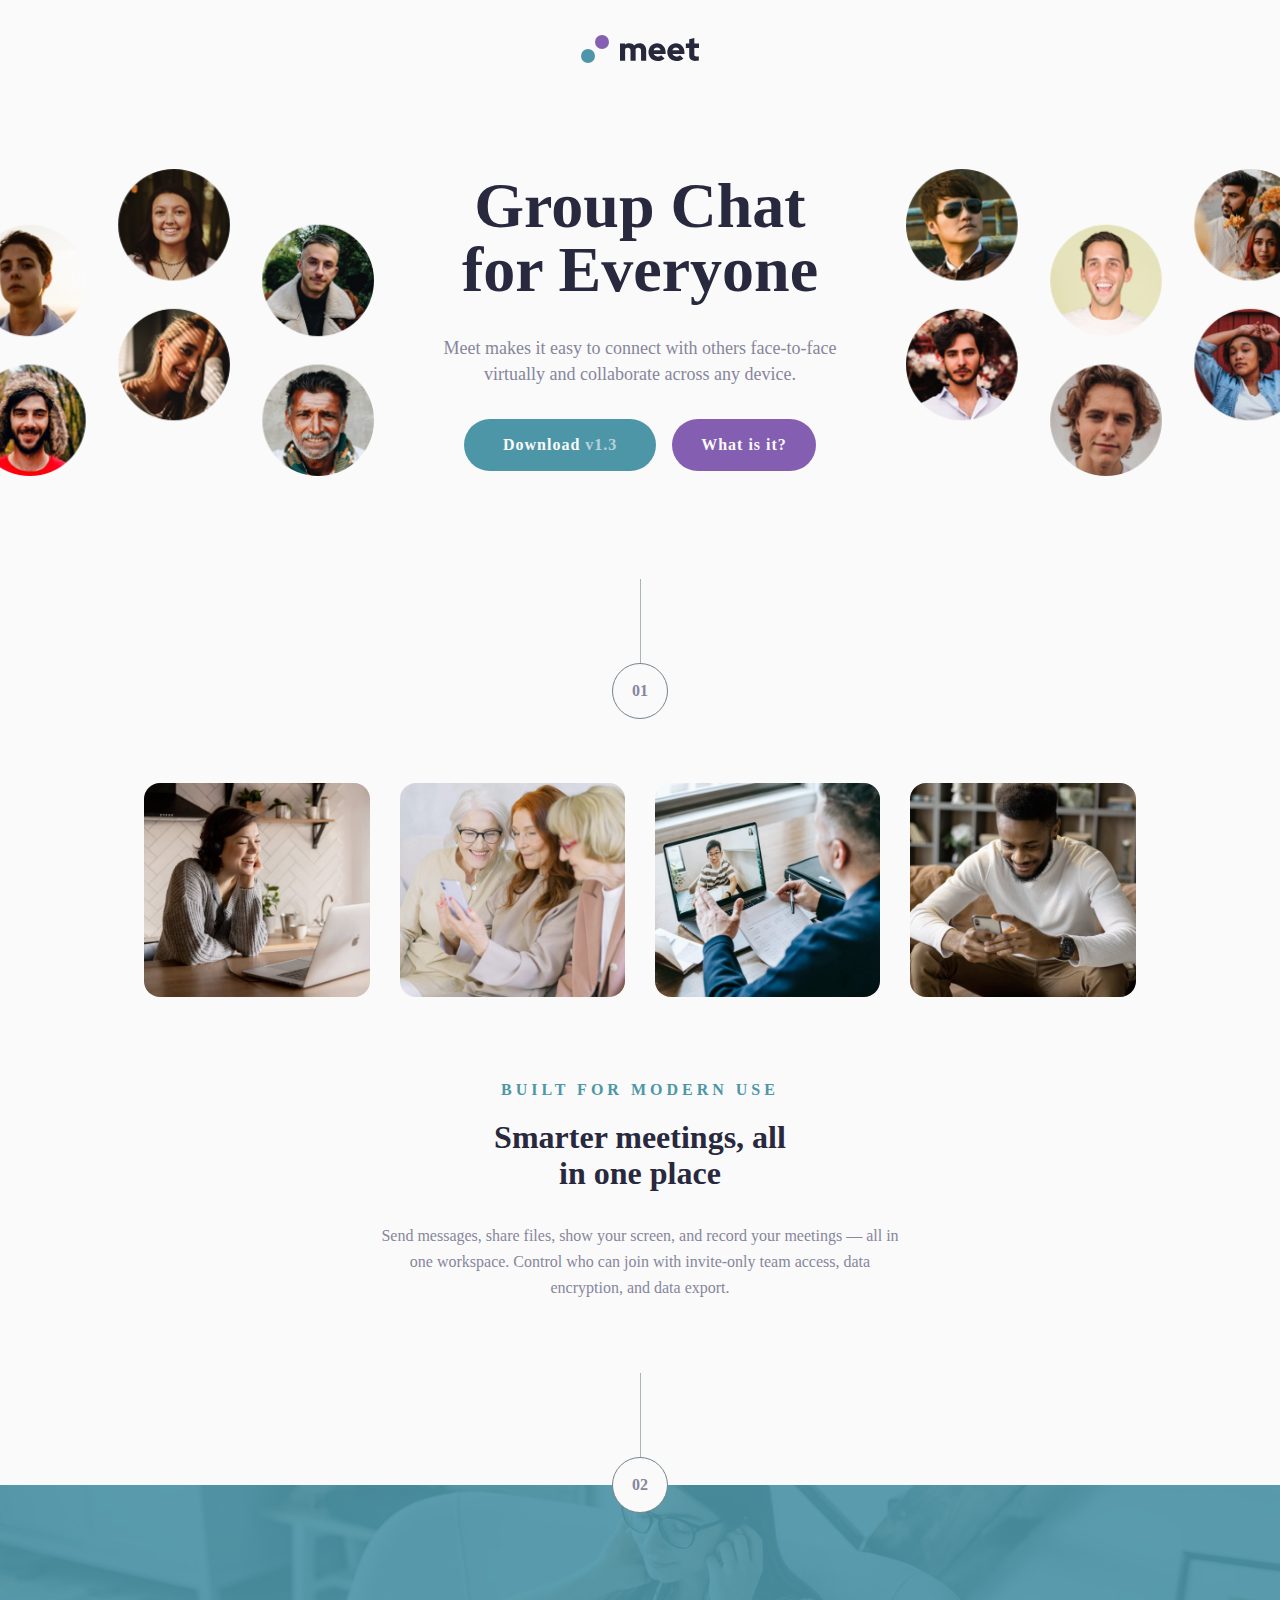
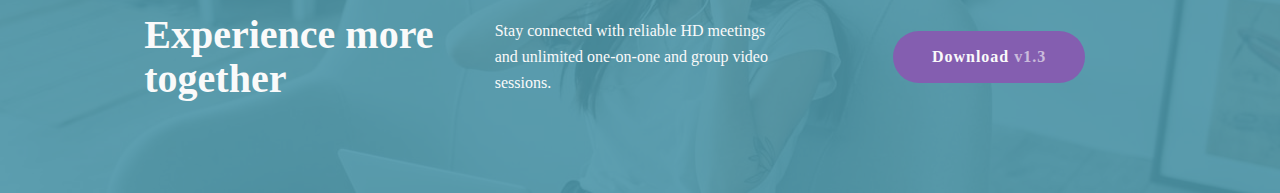
<file: index.html>
<!DOCTYPE html>
<html lang="en">
<head>
  <meta charset="UTF-8">
  <meta name="viewport" content="width=device-width, initial-scale=1.0">

  <link rel="icon" type="image/png" sizes="32x32" href="./assets/favicon-32x32.png">
    <link rel="stylesheet" type="text/css" href="assets/styles/style.css">
  
  <title>Frontend Mentor | Meet landing page</title>
</head>
<body>
    <div class="header_background"><img src="assets/tablet/image-hero.png" alt="image-hero"></div>
    <div class="container">
        <div class="header_desktop">
        <div class="first_image"></div>
    <header class="header_title">
        <h1>Group Chat for Everyone</h1>
        <p>Meet makes it easy to connect with others face-to-face virtually and collaborate across any device.</p>

  <div class="block">
      <a class="block_button" href="#" download="#">Download&nbsp;<span>v1.3</span></a>
      <a href="#" class="block_link">What is it?</a>
  </div>
    </header>
        <div class="second_image"></div>
</div>
  <main>
            <hr>
      <aside>01</aside>
      <nav class="nav_block">
          <ul class="images">
              <li class="image_element_1">
                  <img src="assets/desktop/image-woman-in-videocall.jpg" alt="woman in video call" width="510" height="484">
              </li>
              <li class="image_element_2">
                  <img src="assets/desktop/image-women-videochatting.jpg" alt="women video chatting" width="510" height="484">
              </li>
              <li class="image_element_3">
                  <img src="assets/desktop/image-men-in-meeting.jpg" alt="man in meeting" width="510" height="484">
              </li>
              <li class="image_element_4">
                  <img src="assets/desktop/image-man-texting.jpg" alt="man texting" width="510" height="484">
              </li>
          </ul>
      </nav>
      <div class="article">
  <h1>Smarter meetings, all in one place</h1>
      <h2>Built for modern use</h2>

  <p>Send messages, share files, show your screen, and record your meetings — all in one 
  workspace. Control who can join with invite-only team access, data encryption, and data export.</p>
          </div>
</main>
        </div>
  <footer>
      <div class="number">
      <hr>
      <div>02</div></div>
      <div class="footer_text">
  <h1>Experience more together</h1>
  <p>Stay connected with reliable HD meetings and unlimited one-on-one and group video sessions.</p>
  <a class="footer_button" href="#" download="#">Download&nbsp;<span>v1.3</span></a>
      </div>
      </footer>
       
</body>
</html>
</file>
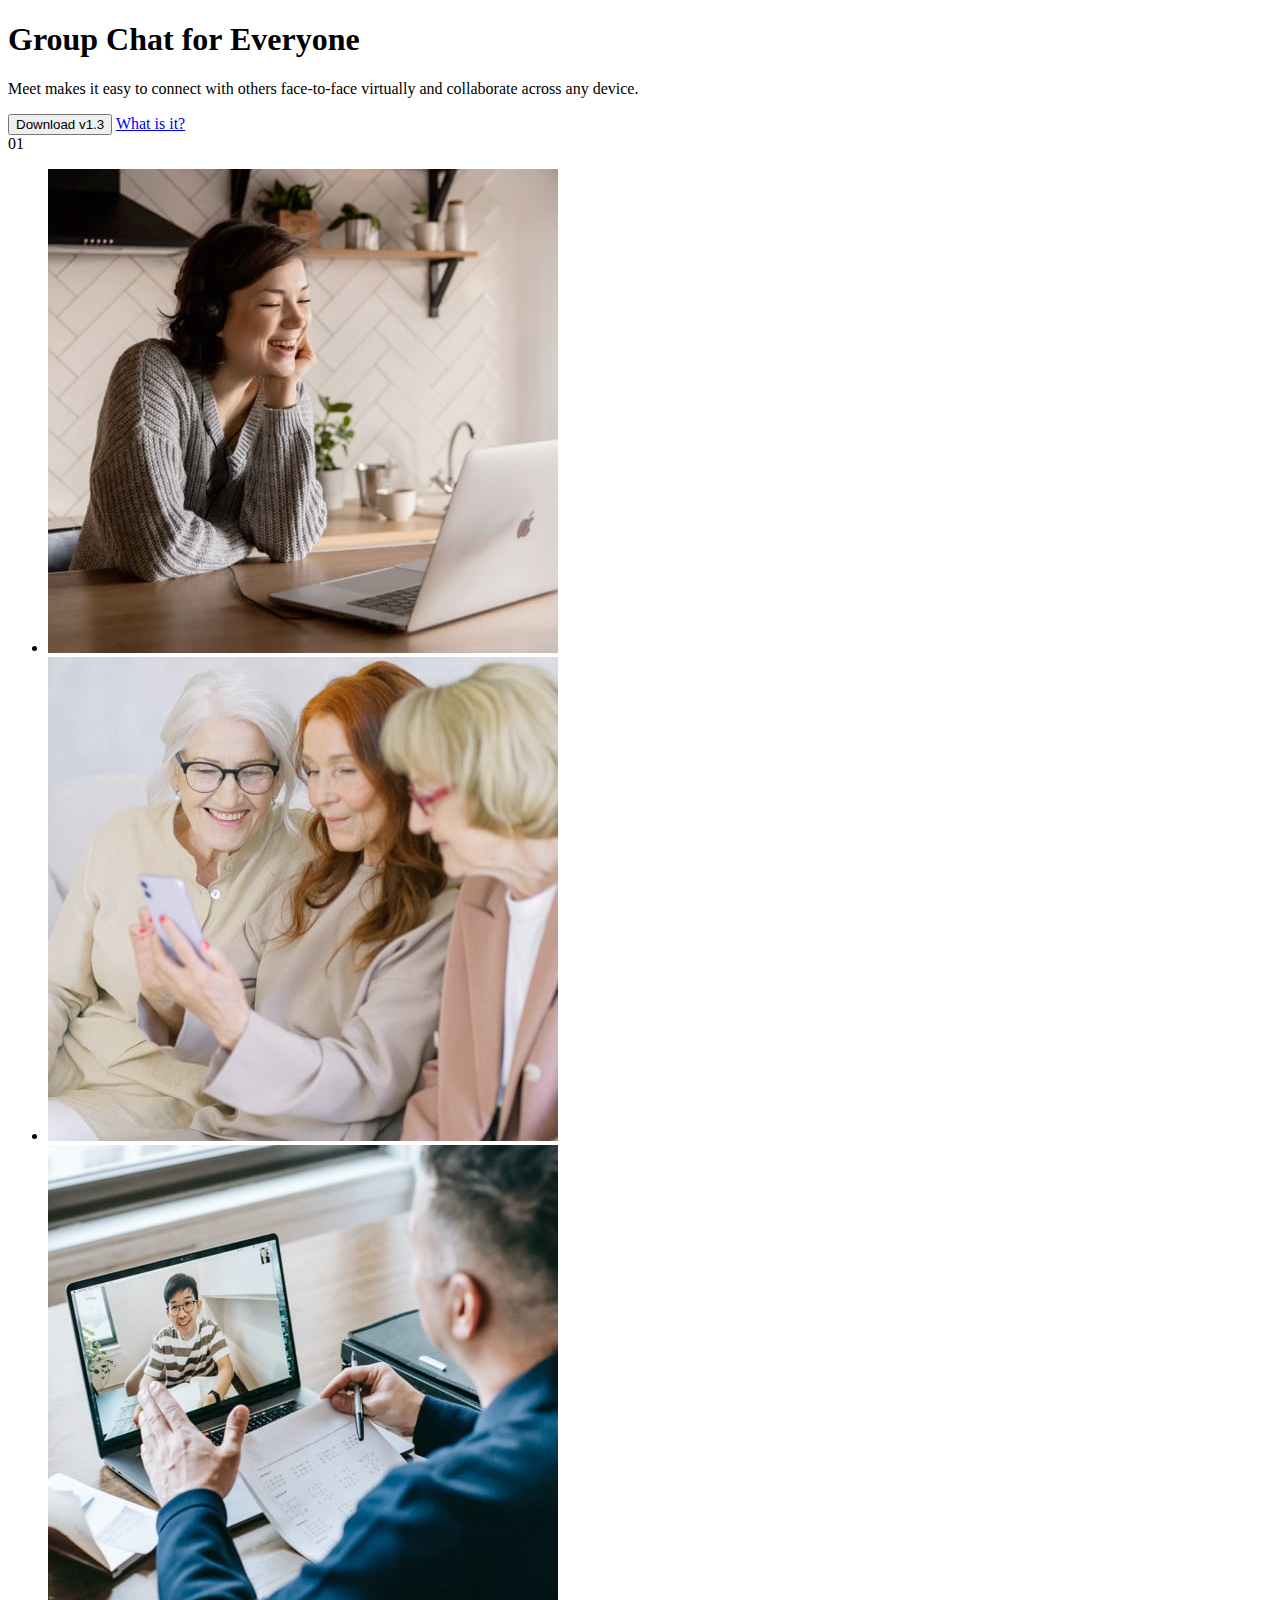
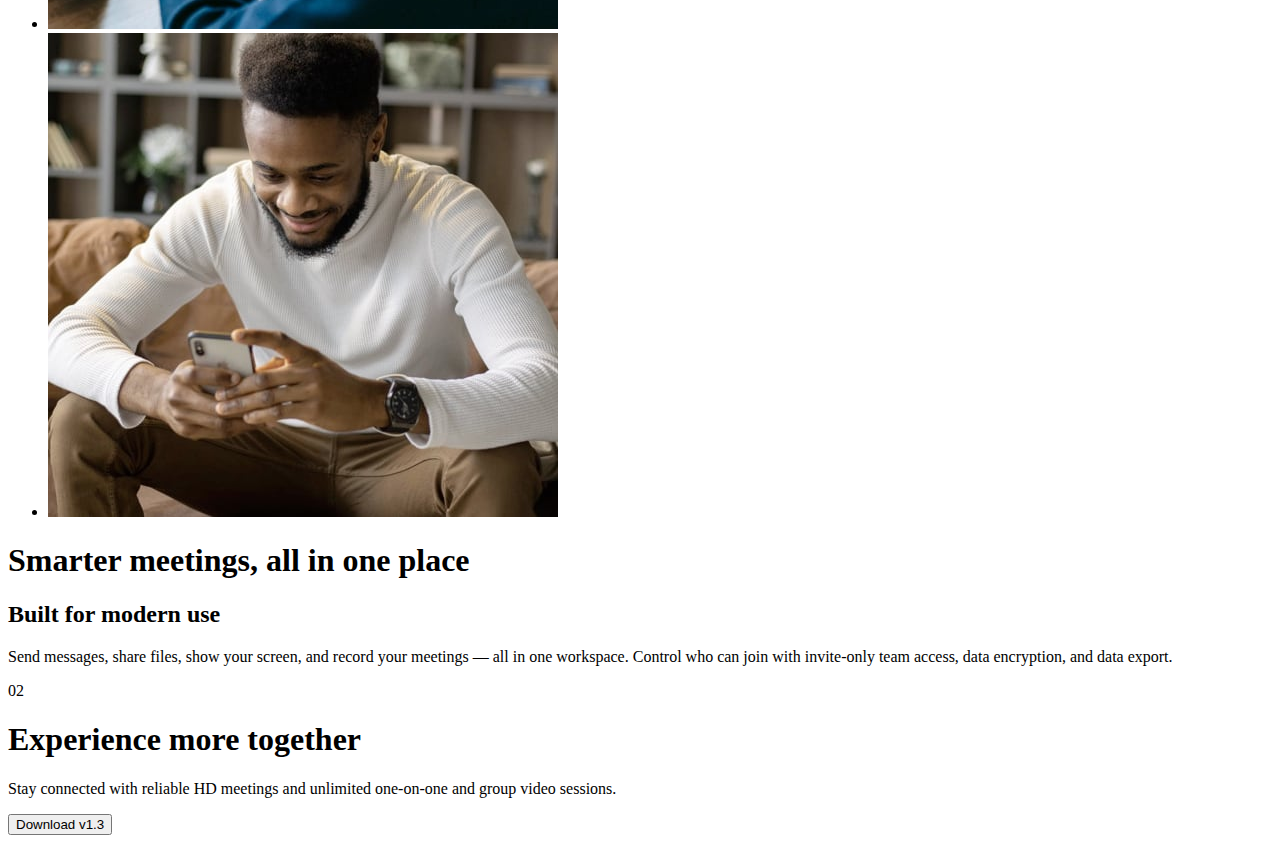
<file: meet-landing-page/starter-code/index.html>
<!DOCTYPE html>
<html lang="en">
<head>
  <meta charset="UTF-8">
  <meta name="viewport" content="width=device-width, initial-scale=1.0">

  <link rel="icon" type="image/png" sizes="32x32" href="./assets/favicon-32x32.png">
  
  <title>Frontend Mentor | Meet landing page</title>
</head>
<body>
    <header>
        <h1>Group Chat for Everyone</h1>
        <p>Meet makes it easy to connect with others face-to-face virtually and collaborate across any device.</p>

  <div class="block">
      <button class="block_button">Download v1.3</button>
      <a href="#" class="block_link">What is it?</a>
  </div>
    </header>

  <main>
      <aside>01</aside>
      <nav class="nav_block">
          <ul class="images">
              <li class="image_element_1">
                  <img src="assets/desktop/image-woman-in-videocall.jpg" alt="woman in video call" width="510" height="484">
              </li>
              <li class="image_element_2">
                  <img src="assets/desktop/image-women-videochatting.jpg" alt="women video chatting" width="510" height="484">
              </li>
              <li class="image_element_3">
                  <img src="assets/desktop/image-men-in-meeting.jpg" alt="man in meeting" width="510" height="484">
              </li>
              <li class="image_element_4">
                  <img src="assets/desktop/image-man-texting.jpg" alt="man texting" width="510" height="484">
              </li>
          </ul>
      </nav>
  <h1>Smarter meetings, all in one place</h1>
      <h2>Built for modern use</h2>

  <p>Send messages, share files, show your screen, and record your meetings — all in one 
  workspace. Control who can join with invite-only team access, data encryption, and data export.</p>
</main>
  <footer>
      <aside>02</aside>
  <h1>Experience more together</h1>
  <p>Stay connected with reliable HD meetings and unlimited one-on-one and group video sessions.</p>
  <button class="footer_button">Download v1.3</button>
      </footer>
</body>
</html>
</file>
<file: assets/styles/style.css>
:root {
    --bg-footer: hsl(192, 37%, 48%, .9);
    --bg-body: hsl(0, 0%, 98%);
    --bg-button-header: hsl(192, 37%, 48%);
    --bg-button-header--hover: hsl(192, 90%, 77%);
    --bg-button-footer: hsl(268, 34%, 53%);
    --bg-button-footer--hover:  hsl(268, 100%, 86%);
    --fc: hsl(240, 10%, 57%);
    --clr-titles: hsl(240, 21%, 20%);
    --clr-subtitle: hsl(192, 90%, 77%);
    --fs: 1rem;
    --fw-500: 500;
    --fw-900: 900;
    --fs-header: 2.16rem;
    --fs-subheader: 2rem;
}
    
/* Box sizing rules */
*,
*::before,
*::after {
    box-sizing: border-box;
}

/* Remove default margin */
* {
    margin: 0;
    padding: 0;
}

/* Set core body defaults */
body {
    background: center 2% no-repeat url(../logo.svg);
    
    text-align: center;
    margin: 0 auto;
    min-height: 100vh;

    font-size: var(--fs);
    font-weight: var(--fw-500);
    line-height: 1.625em;
    font-family: var(--ff);
    background-color: var(--bg-body);
    color: var(--fc);


    position: relative;
}

.block {
    display: flex;
    flex-direction: column;
    gap: 1rem;
    align-items: center;
    line-height: 1.1rem;    
}

a {
    color: var(--bg-body);            
    border-radius: 2em;
    border-style: none;
    padding: 1.2em 1.8125em;
    font-weight: 900;
    font-size: var(--fs);
     text-decoration: none;   
    white-space: nowrap;
    text-overflow: ellipsis;
    display: flex;
    justify-content: center;
    align-items: center;
    align-content: center;
    letter-spacing: 1px;
    max-height: 52px;
}

.block_button, .footer_button {
    width: 12rem;     
    margin: 0 auto;
}

a:hover {
    cursor: pointer;
}

a:not(.block_button) {
     background-color: var(--bg-button-footer);
}

a:hover:not(.block_button) {
    background-color: var(--bg-button-footer--hover);
}

span, hr {
    opacity: .6;
}

.header_title .block_button {
    background-color: var(--bg-button-header)
}

.header_title a:nth-of-type(1):hover {
    background-color: var(--bg-button-footer--hover);
}

.block_button:hover {
    background-color: var(--bg-button-header--hover);
}

.container {
      padding-top: clamp(3rem, calc(3rem + ((1vw - 0.21875rem) * 3.252)), 4.5rem);
}

ul li{
        list-style-type: none;
}

/* auto-resize img to fit a container */
main img {
    display: block;
    max-width: 100%;
    height: auto;
    margin: 0 auto;
}

.header_background img {
    display: block;
    max-width: 100%;
    margin: 0 auto;
}

.header_title  {
      width: clamp(20.4375rem, calc(20.4375rem + ((1vw - 0.21875rem) * 17.6152)), 28.5625rem);
      margin: 0 auto;
}

.header_background {
    margin-top: 8.125rem;
    width: 110%;
    margin-left: -5%;
}

main {
    padding-left: clamp(1.5rem, calc(1.5rem + ((1vw - 0.21875rem) * 12.9358)), 10.3125rem);
    padding-right: clamp(1.5rem, calc(1.5rem + ((1vw - 0.21875rem) * 12.9358)), 10.3125rem);
    padding-top: clamp(4rem, calc(4rem + ((1vw - 0.21875rem) * 4.2202)), 6.875rem);
}

main aside, .number div {
    border: 1px solid hsla(200, 10%, 50%, 100);
    border-radius: 3rem;
    width: 3.5rem;
    height: 3.5rem;
    margin: 0 auto;
    display: flex;
    align-items: center;
    justify-content: center;
    font-weight: var(--fw-900);
}

.images {
    display: flex;
    justify-content: space-between;
    row-gap: 1.5rem;
    flex-wrap: wrap;
}

.images li {
    width: calc(50% - .75rem);
}

.images img {
    display: block;
    max-width: 100%;
    border-radius: 1rem;
}

.article {
    display: flex;
    flex-direction: column;
}

.article h2 {
    order: -1;
}

footer{
    position: relative;
    background-image: url(../mobile/image-footer.jpg);
        background-position: top center;

    background-size: cover;
    background-repeat: no-repeat;
    
    margin-top: 11rem;
        padding-top: 5.75rem;
    padding-bottom: 4.5rem;
  
     padding-right: clamp(1.5rem, calc(1.5rem + ((1vw - 0.21875rem) * 12.9358)), 10.3125rem);
          padding-left: clamp(1.5rem, calc(1.5rem + ((1vw - 0.21875rem) * 12.9358)), 10.3125rem);
    max-height: 19.25rem;
}

footer h1 {
    font-size: 2rem;
    line-height: 2.25rem;
    max-width: 15ch;
    margin: 0 auto;
}

footer p {
    max-width: 35rem;
    margin: 0 auto;
}

footer > *:not(.number) {
    color:var(--bg-body);
    position: relative; 
}

footer::before {
    content:'';
    position: absolute;
    top: 0px;
    right: 0px;
    bottom: 0px;
    left: 0px;     
    background-color: var(--bg-footer);
    }

.images {
   margin-top: 4rem;
    margin-bottom: 4rem;
}

.number {
    position: relative;
    top: -12.75rem;
    margin-bottom: -11rem;     /* get rid of empty space */
}

hr{ 
    border:  none;
    border-left: 1px solid hsla(200, 10%, 50%,100);
    height: 5.25rem;
    width: 1px;    
    margin: 0 auto;
}

.number div {
    background-color: var(--bg-body);
}

footer p {
    padding-top: 1.5rem;
    padding-bottom: 2rem;
}

h1, h2 {
    font-weight: 900;
}

.header_title h1, main h1 {
    color: var(--clr-titles);
}

.header_title p {
    font-size: 1.125rem;
    padding-bottom: 2rem;
    padding-top: clamp(24px, calc(1.5rem + ((1vw - 3.5px) * 0.9174)), 34px);
}

.header_title h1 {
    font-size: var(--fs-header);
    line-height: 2.75rem; 
    margin: 0 auto;
}

h2 {
    color: var(--bg-button-header);
    letter-spacing: 0.25rem;
    text-transform: uppercase;
    font-size: 1rem;
}

main h1 {
    padding-top: 1.5rem;
    padding-bottom: 2rem;
}

@media (min-width:48em){
    
    .block_button {
        margin: 0;
    }
    
    .header_background {
        width: 110%;
        margin-top: 8.75rem; 
        margin-left: -5%;
}
    
    .header_background img {
    display: block;
width: inherit;

}
    
    .block {
        flex-direction: row;
        justify-content: center;
    }

.images li {
    width: calc(25% - .5rem);
}
    
    footer{
        background-image: url(../tablet/image-footer.jpg);
        margin-top: 12rem;
        padding-bottom: 4.125rem;
    }
    
    .images {
   margin-top: 4.1875rem;
    margin-bottom: 3rem;
}
    
    .header_title h1 {
    font-size: 3rem;
    line-height: 3rem;
        max-width: 12ch;
}
    
    main h1 {
        padding-top: 1rem;
        line-height: 2.25rem;
        max-width: 20ch;
        margin: 0 auto;
    }
    
    footer p {
    padding-top: 2rem;
    padding-bottom: 2.5rem;
}
    
    main p {
            padding-left: clamp(3.625rem, calc(3.625rem + ((1vw - 0.48rem) * 33.7798)), 17.8125rem);
  padding-right: clamp(3.625rem, calc(3.625rem + ((1vw - 0.48rem) * 33.7798)), 17.8125rem);
    }
    
    .number {
        margin-bottom: -12rem;
    }
}

@media (min-width:65em){
    
    .container {
        padding-top: 0;
    }
    
    .header_background {
      margin-top: 10.5625rem;
        width: 0%;
      content: "";      
}
    
    .images li {
    width: calc(25% - 1.4rem);
}
    
.number {
    position: relative;
    top: -14.25rem;
    margin-bottom: -8rem;
}
    
    .header_desktop {
        margin: 0;
        display: flex;
        justify-content: space-between;
        align-items: center;
        gap: 3%;
        width: 104%;
        margin-left: -2%;         /* drag the container on the left side by 4/2 % so that the  piece of the box outside of the container is equally reparti */
    }

    .header_title {
        flex: 1 0 30%;
    }
    
    .first_image {
        content: url(../desktop/image-hero-left.png);
        display: block;
        width: 30%;
    } 
    
    .second_image {
        content: url(../desktop/image-hero-right.png);
        width: 30%;     
    } 
    
    footer{
        background-image: url(../desktop/image-footer.jpg);
        margin-top: 11.5rem;
        padding-top: 7.25rem;
        padding-bottom: 7.125rem;    
    }
    
    footer h1 {
        font-size: 2.5rem;
        line-height: 2.75rem;
        margin: 0;       
    }

    
    .footer_text {      
        display: flex;
        justify-content: space-between;
        align-items: center;
        align-content: center;
        text-align: left;
       gap: 3.15rem;
    }
    
        footer p {
        padding: 0;
        margin: 0;
            flex: 0 1 30%;
    }
    
    .footer_button {
        flex: 0 0 auto;
    }
    
        .images {
   margin-top: 4rem;
    margin-bottom: 5rem;
}
    
.header_title h1 {
    font-size: 4rem;
    line-height: 4rem;

}
}
</file>
